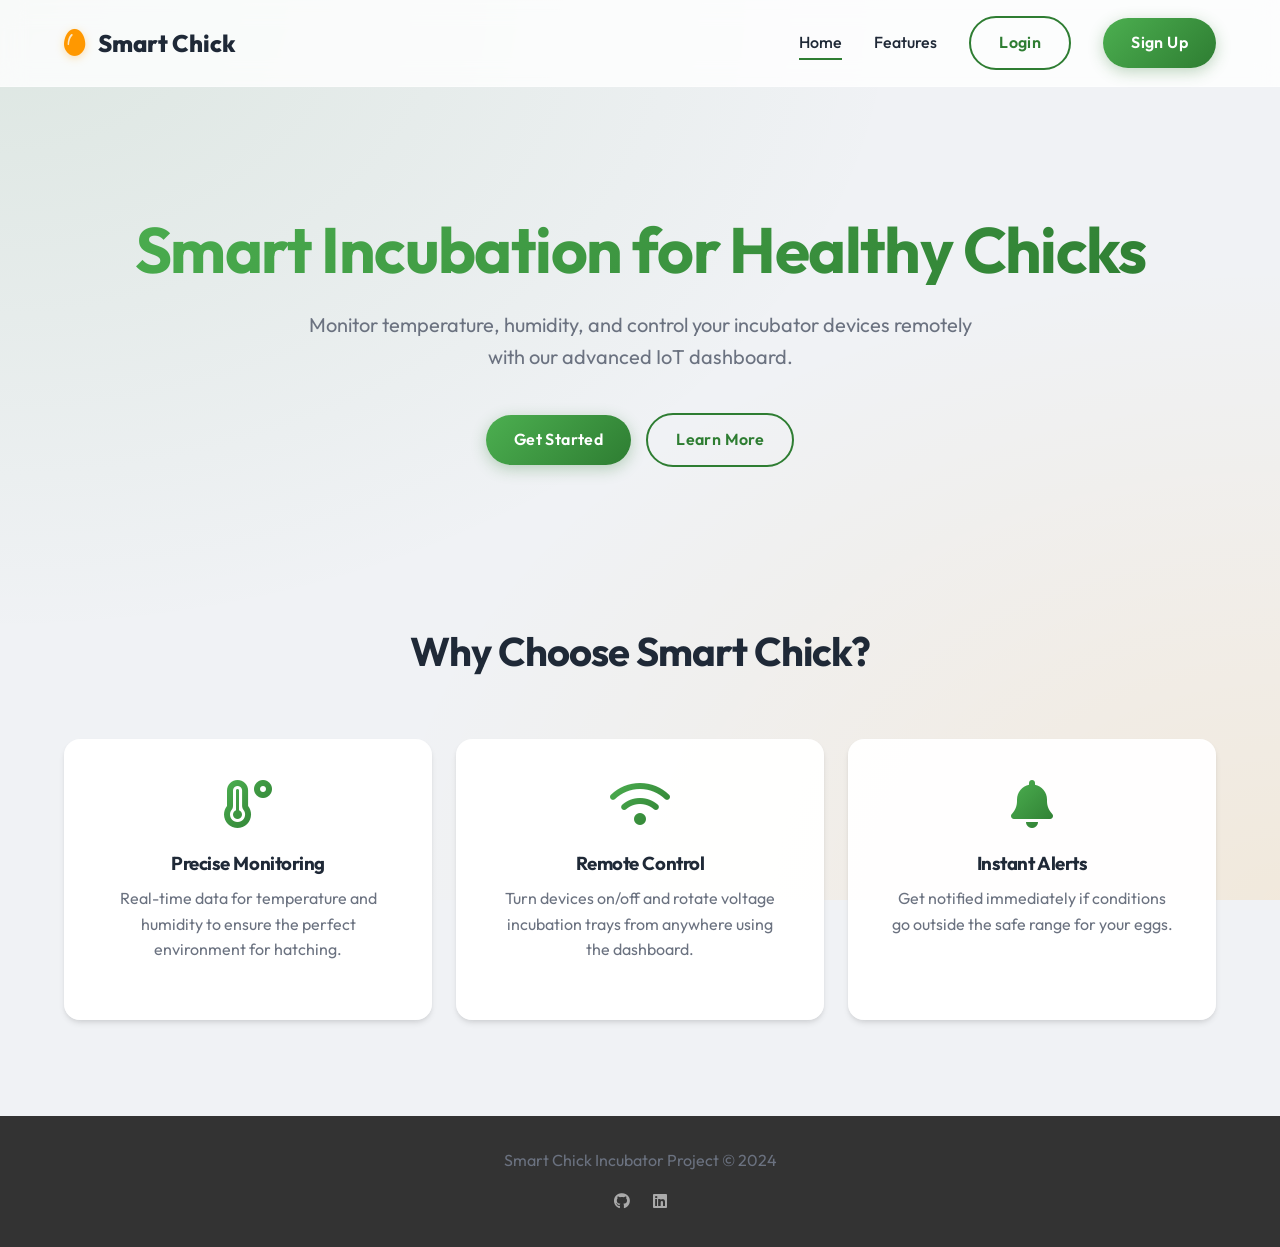
<file: index.html>
<!DOCTYPE html>
<html lang="en">
<head>
    <meta charset="UTF-8">
    <meta name="viewport" content="width=device-width, initial-scale=1.0">
    <title>Smart Chick | IoT Egg Incubator</title>
    <link rel="stylesheet" href="style.css">
    <link rel="stylesheet" href="https://cdnjs.cloudflare.com/ajax/libs/font-awesome/6.4.0/css/all.min.css">
</head>
<body>

    <!-- Navigation -->
    <nav class="navbar">
        <div class="container nav-wrapper">
            <a href="index.html" class="logo">
                <i class="fa-solid fa-egg"></i>
                Smart Chick
            </a>
            
            <button class="mobile-menu-btn">
                <i class="fa-solid fa-bars"></i>
            </button>

            <div class="nav-links">
                <a href="index.html" class="active">Home</a>
                <a href="#features">Features</a>
                <a href="login.html" class="btn btn-outline">Login</a>
                <a href="signup.html" class="btn btn-primary">Sign Up</a>
            </div>
        </div>
    </nav>

    <!-- Hero Section -->
    <header class="hero">
        <div class="container">
            <h1>Smart Incubation for Healthy Chicks</h1>
            <p>Monitor temperature, humidity, and control your incubator devices remotely with our advanced IoT dashboard.</p>
            <div class="flex" style="justify-content: center; gap: 15px;">
                <a href="signup.html" class="btn btn-primary">Get Started</a>
                <a href="#features" class="btn btn-outline">Learn More</a>
            </div>
        </div>
    </header>

    <!-- Features Section -->
    <section id="features" class="features">
        <div class="container">
            <h2 class="section-title">Why Choose Smart Chick?</h2>
            
            <div class="grid" style="grid-template-columns: repeat(auto-fit, minmax(300px, 1fr));">
                
                <div class="feature-card">
                    <i class="fa-solid fa-temperature-high"></i>
                    <h3>Precise Monitoring</h3>
                    <p>Real-time data for temperature and humidity to ensure the perfect environment for hatching.</p>
                </div>

                <div class="feature-card">
                    <i class="fa-solid fa-wifi"></i>
                    <h3>Remote Control</h3>
                    <p>Turn devices on/off and rotate voltage incubation trays from anywhere using the dashboard.</p>
                </div>

                <div class="feature-card">
                    <i class="fa-solid fa-bell"></i>
                    <h3>Instant Alerts</h3>
                    <p>Get notified immediately if conditions go outside the safe range for your eggs.</p>
                </div>

            </div>
        </div>
    </section>

    <!-- Footer -->
    <footer style="background: #333; color: white; padding: 2rem 0; text-align: center; margin-top: auto;">
        <div class="container">
            <p>Smart Chick Incubator Project &copy; 2024</p>
            <div style="margin-top: 10px;">
                <a href="#" style="color: #aaa; margin: 0 10px;"><i class="fa-brands fa-github"></i></a>
                <a href="#" style="color: #aaa; margin: 0 10px;"><i class="fa-brands fa-linkedin"></i></a>
            </div>
        </div>
    </footer>

    <script src="script.js"></script>
</body>
</html>
</file>
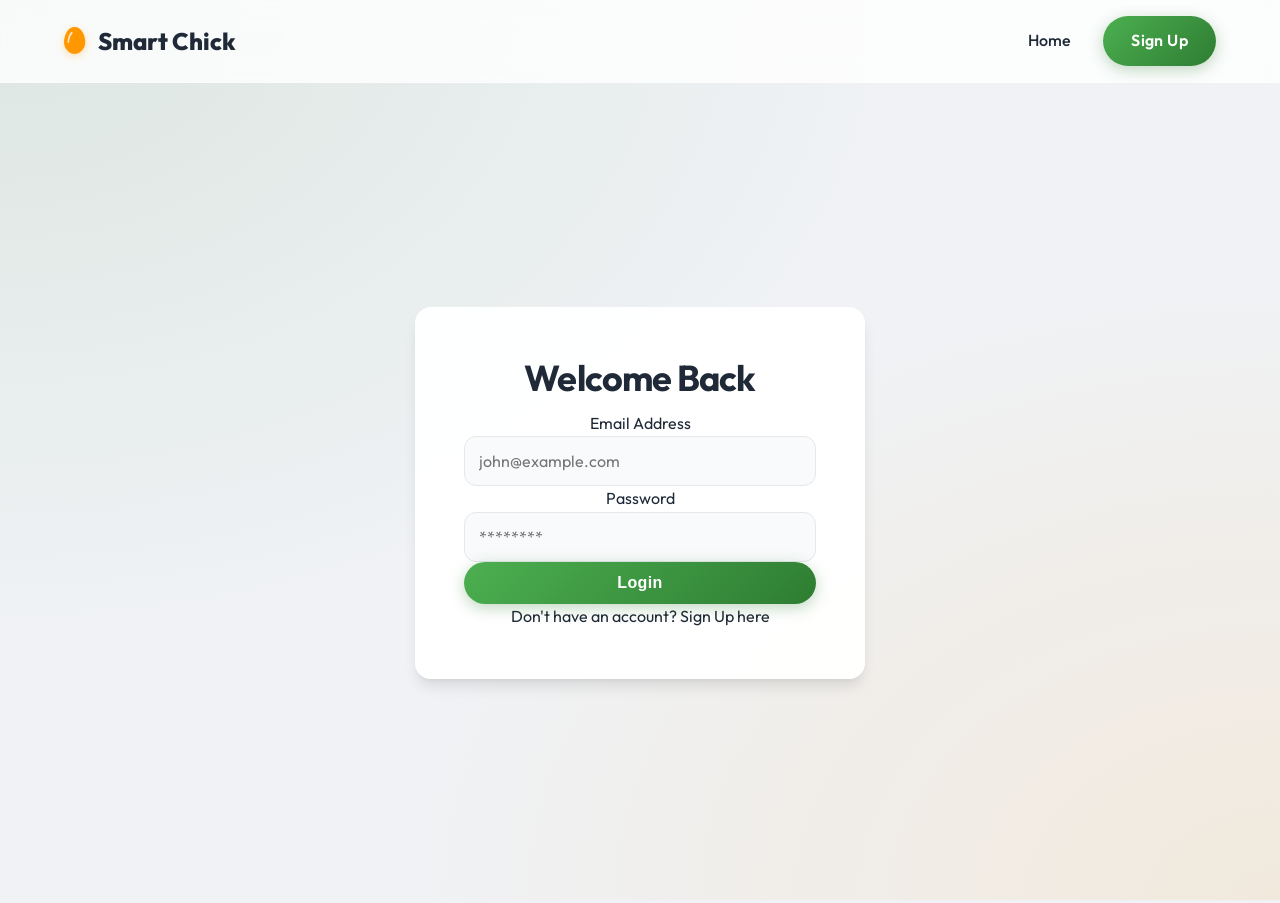
<file: dashboard.html>
<!DOCTYPE html>
<html lang="en">

<head>
    <meta charset="UTF-8">
    <meta name="viewport" content="width=device-width, initial-scale=1.0">
    <title>Dashboard - Smart Chick Incubator</title>
    <link rel="stylesheet" href="style.css">
    <link rel="stylesheet" href="https://cdnjs.cloudflare.com/ajax/libs/font-awesome/6.4.0/css/all.min.css">
</head>

<body>

    <div class="dashboard-layout">
        <!-- Sidebar -->
        <aside class="sidebar">
            <div class="sidebar-header">
                <a href="#" class="logo">
                    <i class="fa-solid fa-egg"></i>
                    Smart Chick
                </a>
            </div>

            <ul class="sidebar-menu">
                <li>
                    <a href="#" class="active" id="nav-monitor">
                        <i class="fa-solid fa-chart-line"></i> Monitoring
                    </a>
                </li>
                <li>
                    <a href="#" id="nav-control">
                        <i class="fa-solid fa-sliders"></i> Device Control
                    </a>
                </li>
                <li>
                    <a href="#" id="nav-live-monitor">
                        <i class="fa-solid fa-video"></i> Live Monitor
                    </a>
                </li>
                <li>
                    <a href="#" onclick="logout()">
                        <i class="fa-solid fa-right-from-bracket"></i> Logout
                    </a>
                </li>
            </ul>
        </aside>

        <!-- Main Content -->
        <main class="main-content">
            <!-- Top Bar -->
            <div class="top-bar">
                <button id="sidebar-toggle" class="btn btn-outline" style="padding: 5px 10px; display: none;">
                    <i class="fa-solid fa-bars"></i>
                </button>
                <h2>Dashboard</h2>
                <div class="user-profile">
                    <span id="username-display">User</span>
                    <div class="user-avatar">
                        <i class="fa-solid fa-user"></i>
                    </div>
                </div>
            </div>

            <!-- Monitoring View -->
            <div id="view-monitoring">
                <h3>Live Monitoring</h3>
                <p>System Status: <span id="system-status" class="status-text status-on">Active</span></p>
                <p style="font-size: 0.9rem; margin-bottom: 20px;">Last Update: <span id="last-update">Just now</span>
                </p>

                <div class="stats-grid">
                    <!-- Temperature Card -->
                    <div class="stat-card" id="card-temp">
                        <div class="stat-icon">
                            <i class="fa-solid fa-temperature-half"></i>
                        </div>
                        <div class="stat-info">
                            <h3>Temperature</h3>
                            <div class="value"><span id="val-temp">--</span> °C</div>
                        </div>
                    </div>

                    <!-- Humidity Card -->
                    <div class="stat-card" id="card-humidity">
                        <div class="stat-icon" style="color: var(--accent); background-color: #e0f7fa;">
                            <i class="fa-solid fa-droplet"></i>
                        </div>
                        <div class="stat-info">
                            <h3>Humidity</h3>
                            <div class="value"><span id="val-humidity">--</span> %</div>
                        </div>
                    </div>

                    <!-- Rotation Card -->
                    <div class="stat-card">
                        <div class="stat-icon" style="color: purple; background-color: #f3e5f5;">
                            <i class="fa-solid fa-rotate"></i>
                        </div>
                        <div class="stat-info">
                            <h3>Last Rotation</h3>
                            <div class="value" style="font-size: 1.2rem;" id="val-rotation">--:--</div>
                        </div>
                    </div>
                </div>
            </div>

            <!-- Control View (Initially Hidden) -->
            <div id="view-control" class="hidden">
                <h3>Device Control</h3>
                <p>Manual override for incubator components.</p>

                <div class="controls-grid">
                    <!-- Bulb Control -->
                    <div class="control-card">
                        <div class="control-icon" style="color: var(--secondary);">
                            <i class="fa-regular fa-lightbulb"></i>
                        </div>
                        <h4>Heat Bulb</h4>
                        <label class="switch">
                            <input type="checkbox" id="ctrl-bulb">
                            <span class="slider"></span>
                        </label>
                    </div>

                    <!-- Fan Control -->
                    <div class="control-card">
                        <div class="control-icon" style="color: var(--text-dark);">
                            <i class="fa-solid fa-fan"></i>
                        </div>
                        <h4>Exhaust Fan</h4>
                        <label class="switch">
                            <input type="checkbox" id="ctrl-fan">
                            <span class="slider"></span>
                        </label>
                    </div>

                    <!-- Humidifier Control -->
                    <div class="control-card">
                        <div class="control-icon" style="color: var(--accent);">
                            <i class="fa-solid fa-water"></i>
                        </div>
                        <h4>Humidifier</h4>
                        <label class="switch">
                            <input type="checkbox" id="ctrl-humidifier">
                            <span class="slider"></span>
                        </label>
                    </div>

                    <!-- Tray Rotation -->
                    <div class="control-card">
                        <div class="control-icon" style="color: purple;">
                            <i class="fa-solid fa-layer-group"></i>
                        </div>
                        <h4>Egg Tray</h4>
                        <button class="btn btn-primary" id="btn-rotate" style="margin-top: 10px; width: 100%;">Rotate
                            Now</button>
                    </div>
                </div>
            </div>

            <!-- Live Monitor View (Initially Hidden) -->
            <div id="view-live-monitor" class="hidden">
                <h3>Live Monitor</h3>
                <p>Real-time feed from your local camera.</p>
                
                <div style="margin-top: 15px; display: flex; flex-direction: column; gap: 15px;">
                    <a href="http://192.168.1.4/" target="_blank" class="btn btn-primary" style="align-self: flex-start; text-decoration: none;">
                        <i class="fa-solid fa-arrow-up-right-from-square"></i> Open Stream in New Tab
                    </a>
                    
                    <div style="width: 100%; height: 60vh; background-color: #000; border-radius: 12px; overflow: hidden;">
                        <!-- Embed the camera stream. Note: the ESP32 might need to allow iframes. -->
                        <iframe src="http://192.168.1.4/" style="width: 100%; height: 100%; border: none;"></iframe>
                    </div>
                </div>
            </div>

        </main>
    </div>

    <script src="script.js"></script>
    <script>
        // Inline script for Dashboard logic (View switching & Mock Data)

        // --- Navigation ---
        const navs = {
            monitor: document.getElementById('nav-monitor'),
            control: document.getElementById('nav-control'),
            liveMonitor: document.getElementById('nav-live-monitor')
        };
        const views = {
            monitor: document.getElementById('view-monitoring'),
            control: document.getElementById('view-control'),
            liveMonitor: document.getElementById('view-live-monitor')
        };

        function switchView(target) {
            Object.keys(navs).forEach(key => navs[key].classList.remove('active'));
            Object.keys(views).forEach(key => views[key].classList.add('hidden'));

            navs[target].classList.add('active');
            views[target].classList.remove('hidden');
        }

        navs.monitor.addEventListener('click', (e) => { e.preventDefault(); switchView('monitor'); });
        navs.control.addEventListener('click', (e) => { e.preventDefault(); switchView('control'); });
        navs.liveMonitor.addEventListener('click', (e) => { e.preventDefault(); switchView('liveMonitor'); });

        // --- Mock Data Simulation ---
        function getRandom(min, max) {
            return (Math.random() * (max - min) + min).toFixed(1);
        }

        function updateMonitoring() {
            // Mock Sensor Data
            const temp = getRandom(36.0, 39.0); // Normal is ~37.5
            const hum = getRandom(45, 75); // Normal is ~60

            document.getElementById('val-temp').textContent = temp;
            document.getElementById('val-humidity').textContent = parseInt(hum);

            const now = new Date();
            document.getElementById('last-update').textContent = now.toLocaleTimeString();

            // Alerts
            const cardTemp = document.getElementById('card-temp');
            const cardHum = document.getElementById('card-humidity');

            // Temp Alert (>38.5 or <36.5)
            if (temp > 38.5 || temp < 36.5) {
                cardTemp.classList.add('alert-danger');
                // Browser notification could go here
            } else {
                cardTemp.classList.remove('alert-danger');
            }

            // Humidity Alert (>70 or <50)
            if (hum > 70 || hum < 50) {
                cardHum.classList.add('alert-danger');
            } else {
                cardHum.classList.remove('alert-danger');
            }
        }

        // --- View Logic: Rotation ---
        document.getElementById('val-rotation').textContent = new Date().toLocaleTimeString([], { hour: '2-digit', minute: '2-digit' });

        document.getElementById('btn-rotate').addEventListener('click', () => {
            const btn = document.getElementById('btn-rotate');
            btn.disabled = true;
            btn.textContent = 'Rotating...';

            setTimeout(() => {
                btn.disabled = false;
                btn.textContent = 'Rotate Now';
                document.getElementById('val-rotation').textContent = new Date().toLocaleTimeString([], { hour: '2-digit', minute: '2-digit' });
                alert('Tray rotated successfully!');
            }, 3000);
        });

        // Start Auto-Refresh
        setInterval(updateMonitoring, 5000);
        updateMonitoring(); // Initial call

        // --- Check Mobile Sidebar ---
        if (window.innerWidth <= 768) {
            document.getElementById('sidebar-toggle').style.display = 'block';
        }

    </script>
</body>

</html>
</file>
<file: style.css>
@import url('https://fonts.googleapis.com/css2?family=Outfit:wght@300;400;500;600;700&display=swap');

:root {
    --primary: #2e7d32;
    --primary-gradient: linear-gradient(135deg, #4caf50 0%, #2e7d32 100%);
    --secondary: #ff9800;
    --secondary-gradient: linear-gradient(135deg, #ff9800 0%, #f57c00 100%);
    --accent: #00bcd4;
    --accent-gradient: linear-gradient(135deg, #00bcd4 0%, #0097a7 100%);
    --danger: #d32f2f;
    --white: #ffffff;
    --bg-body: #f0f2f5;
    --glass-bg: rgba(255, 255, 255, 0.95);
    --glass-border: 1px solid rgba(255, 255, 255, 0.3);
    --text-dark: #1f2937;
    --text-muted: #6b7280;
    --shadow-sm: 0 1px 2px rgba(0, 0, 0, 0.05);
    --shadow-md: 0 4px 6px -1px rgba(0, 0, 0, 0.1), 0 2px 4px -1px rgba(0, 0, 0, 0.06);
    --shadow-lg: 0 10px 15px -3px rgba(0, 0, 0, 0.1), 0 4px 6px -2px rgba(0, 0, 0, 0.05);
    --radius: 16px;
    --transition: all 0.3s cubic-bezier(0.4, 0, 0.2, 1);
}

* {
    margin: 0;
    padding: 0;
    box-sizing: border-box;
}

body {
    font-family: 'Outfit', sans-serif;
    background-color: var(--bg-body);
    color: var(--text-dark);
    line-height: 1.6;
    background-image:
        radial-gradient(at 0% 0%, rgba(46, 125, 50, 0.1) 0px, transparent 50%),
        radial-gradient(at 100% 100%, rgba(255, 152, 0, 0.1) 0px, transparent 50%);
    background-attachment: fixed;
}

a {
    text-decoration: none;
    color: inherit;
    transition: var(--transition);
}

ul {
    list-style: none;
}

/* --- Layout Utilities --- */
.container {
    max-width: 1200px;
    margin: 0 auto;
    padding: 0 24px;
}

.flex {
    display: flex;
    align-items: center;
}

.grid {
    display: grid;
    gap: 24px;
}

.hidden {
    display: none !important;
}

/* --- Typography --- */
h1,
h2,
h3,
h4,
h5,
h6 {
    font-weight: 700;
    margin-bottom: 0.75rem;
    line-height: 1.2;
    letter-spacing: -0.025em;
}

h1 {
    font-size: 3rem;
    background: var(--primary-gradient);
    -webkit-background-clip: text;
    -webkit-text-fill-color: transparent;
}

h2 {
    font-size: 2.25rem;
    color: var(--text-dark);
}

p {
    margin-bottom: 1rem;
    color: var(--text-muted);
}

/* --- Buttons --- */
.btn {
    display: inline-flex;
    align-items: center;
    justify-content: center;
    padding: 12px 28px;
    border-radius: 50px;
    font-weight: 600;
    text-align: center;
    cursor: pointer;
    border: none;
    transition: var(--transition);
    font-size: 1rem;
    letter-spacing: 0.025em;
    position: relative;
    overflow: hidden;
}

.btn-primary {
    background: var(--primary-gradient);
    color: var(--white);
    box-shadow: 0 4px 15px rgba(46, 125, 50, 0.3);
}

.btn-primary:hover {
    transform: translateY(-2px);
    box-shadow: 0 8px 20px rgba(46, 125, 50, 0.4);
}

.btn-secondary {
    background: var(--secondary-gradient);
    color: var(--white);
    box-shadow: 0 4px 15px rgba(255, 152, 0, 0.3);
}

.btn-secondary:hover {
    transform: translateY(-2px);
    box-shadow: 0 8px 20px rgba(255, 152, 0, 0.4);
}

.btn-outline {
    background: transparent;
    border: 2px solid var(--primary);
    color: var(--primary);
}

.btn-outline:hover {
    background: var(--primary-gradient);
    color: var(--white);
    border-color: transparent;
}

/* --- Navbar --- */
.navbar {
    background: rgba(255, 255, 255, 0.8);
    backdrop-filter: blur(12px);
    border-bottom: var(--glass-border);
    padding: 1rem 0;
    position: sticky;
    top: 0;
    z-index: 1000;
}

.navbar .nav-wrapper {
    display: flex;
    justify-content: space-between;
    align-items: center;
}

.logo {
    display: flex;
    align-items: center;
    gap: 12px;
    font-size: 1.5rem;
    font-weight: 800;
    color: var(--text-dark);
}

.logo i {
    color: var(--secondary);
    font-size: 1.8rem;
    filter: drop-shadow(0 2px 4px rgba(255, 152, 0, 0.3));
}

.nav-links {
    display: flex;
    gap: 2rem;
    align-items: center;
}

.nav-links a:not(.btn) {
    font-weight: 500;
    color: var(--text-dark);
    position: relative;
}

.nav-links a:not(.btn)::after {
    content: '';
    position: absolute;
    width: 0;
    height: 2px;
    bottom: -4px;
    left: 0;
    background: var(--primary);
    transition: width 0.3s ease;
}

.nav-links a:not(.btn):hover::after,
.nav-links a.active::after {
    width: 100%;
}

.mobile-menu-btn {
    display: none;
    font-size: 1.5rem;
    background: none;
    border: none;
    color: var(--text-dark);
    cursor: pointer;
}

/* --- Hero Section --- */
.hero {
    padding: 8rem 0 6rem;
    text-align: center;
    position: relative;
}

.hero h1 {
    font-size: 4rem;
    margin-bottom: 1.5rem;
    line-height: 1.1;
}

.hero p {
    font-size: 1.25rem;
    max-width: 700px;
    margin: 0 auto 2.5rem;
}

/* --- Features --- */
.features {
    padding: 4rem 0 6rem;
}

.section-title {
    text-align: center;
    margin-bottom: 4rem;
    font-size: 2.5rem;
}

.feature-card {
    background: var(--glass-bg);
    padding: 2.5rem;
    border-radius: var(--radius);
    text-align: center;
    box-shadow: var(--shadow-md);
    border: var(--glass-border);
    transition: var(--transition);
}

.feature-card:hover {
    transform: translateY(-10px);
    box-shadow: var(--shadow-lg);
}

.feature-card i {
    font-size: 3rem;
    background: var(--primary-gradient);
    -webkit-background-clip: text;
    -webkit-text-fill-color: transparent;
    margin-bottom: 1.5rem;
}

/* --- Auth Pages --- */
.auth-container {
    min-height: calc(100vh - 80px);
    display: flex;
    align-items: center;
    justify-content: center;
    padding: 2rem;
}

.auth-card {
    background: var(--glass-bg);
    padding: 3rem;
    border-radius: var(--radius);
    box-shadow: var(--shadow-lg);
    width: 100%;
    max-width: 450px;
    text-align: center;
    border: var(--glass-border);
    backdrop-filter: blur(10px);
}

.form-group input {
    width: 100%;
    padding: 14px;
    border: 1px solid #e5e7eb;
    border-radius: 12px;
    font-family: inherit;
    font-size: 1rem;
    background: #f9fafb;
    transition: var(--transition);
}

.form-group input:focus {
    outline: none;
    background: #fff;
    border-color: var(--primary);
    box-shadow: 0 0 0 4px rgba(46, 125, 50, 0.1);
}

/* --- Dashboard --- */
.dashboard-layout {
    display: flex;
    min-height: 100vh;
    background-color: #f3f4f6;
}

.sidebar {
    width: 280px;
    background-color: var(--white);
    padding: 2rem 1.5rem;
    position: fixed;
    height: 100vh;
    left: 0;
    top: 0;
    z-index: 900;
    border-right: 1px solid #e5e7eb;
    transition: var(--transition);
}

.sidebar-header {
    margin-bottom: 3rem;
    padding: 0 0.5rem;
}

.sidebar-menu a {
    display: flex;
    align-items: center;
    gap: 16px;
    padding: 14px 20px;
    border-radius: 12px;
    color: var(--text-muted);
    font-weight: 600;
    margin-bottom: 8px;
    transition: var(--transition);
}

.sidebar-menu a:hover,
.sidebar-menu a.active {
    background: linear-gradient(90deg, #e8f5e9 0%, rgba(232, 245, 233, 0) 100%);
    color: var(--primary);
}

.sidebar-menu a.active {
    box-shadow: inset 3px 0 0 var(--primary);
}

.main-content {
    flex: 1;
    margin-left: 280px;
    padding: 2.5rem;
    transition: var(--transition);
}

.top-bar {
    display: flex;
    justify-content: space-between;
    align-items: center;
    margin-bottom: 2.5rem;
    background: var(--white);
    padding: 1rem 2rem;
    border-radius: var(--radius);
    box-shadow: var(--shadow-sm);
}

.user-avatar {
    background: var(--primary-gradient);
}

/* Dashboard Cards */
.stats-grid {
    display: grid;
    grid-template-columns: repeat(auto-fit, minmax(320px, 1fr));
    gap: 24px;
    margin-bottom: 24px;
}

.stat-card {
    background: var(--white);
    padding: 2rem;
    border-radius: var(--radius);
    box-shadow: var(--shadow-sm);
    display: flex;
    align-items: center;
    gap: 20px;
    transition: var(--transition);
    border: 1px solid #f0f0f0;
}

.stat-card:hover {
    transform: translateY(-5px);
    box-shadow: var(--shadow-md);
}

.stat-icon {
    width: 64px;
    height: 64px;
    border-radius: 16px;
    font-size: 1.75rem;
}

/* Controls */
.controls-grid {
    grid-template-columns: repeat(auto-fit, minmax(240px, 1fr));
}

.control-card {
    background: var(--white);
    padding: 2rem;
    border-radius: var(--radius);
    box-shadow: var(--shadow-sm);
    text-align: center;
    border: 1px solid #f0f0f0;
}

.control-icon {
    font-size: 2.5rem;
    margin-bottom: 1.5rem;
}

/* Animations */
@keyframes pulse-red {
    0% {
        box-shadow: 0 0 0 0 rgba(211, 47, 47, 0.4);
    }

    70% {
        box-shadow: 0 0 0 15px rgba(211, 47, 47, 0);
    }

    100% {
        box-shadow: 0 0 0 0 rgba(211, 47, 47, 0);
    }
}

.stat-card.alert-danger {
    border-left: 6px solid var(--danger);
    background-color: #fff5f5;
    animation: pulse-red 2s infinite;
}

/* --- Mobile Responsiveness --- */
@media (max-width: 900px) {
    .sidebar {
        transform: translateX(-100%);
        box-shadow: var(--shadow-lg);
    }

    .sidebar.active {
        transform: translateX(0);
    }

    .main-content {
        margin-left: 0;
        padding: 1.5rem;
    }

    .sidebar-overlay {
        display: none;
        position: fixed;
        top: 0;
        left: 0;
        right: 0;
        bottom: 0;
        background: rgba(0, 0, 0, 0.5);
        z-index: 899;
    }

    .sidebar.active+.sidebar-overlay {
        display: block;
    }
}

@media (max-width: 768px) {
    .hero h1 {
        font-size: 2.5rem;
    }

    .nav-links {
        display: none;
        position: absolute;
        top: 100%;
        left: 0;
        right: 0;
        background: var(--white);
        flex-direction: column;
        padding: 2rem;
        box-shadow: var(--shadow-lg);
        gap: 1.5rem;
    }

    .nav-links.active {
        display: flex;
    }

    .mobile-menu-btn {
        display: block;
    }
}
</file>
